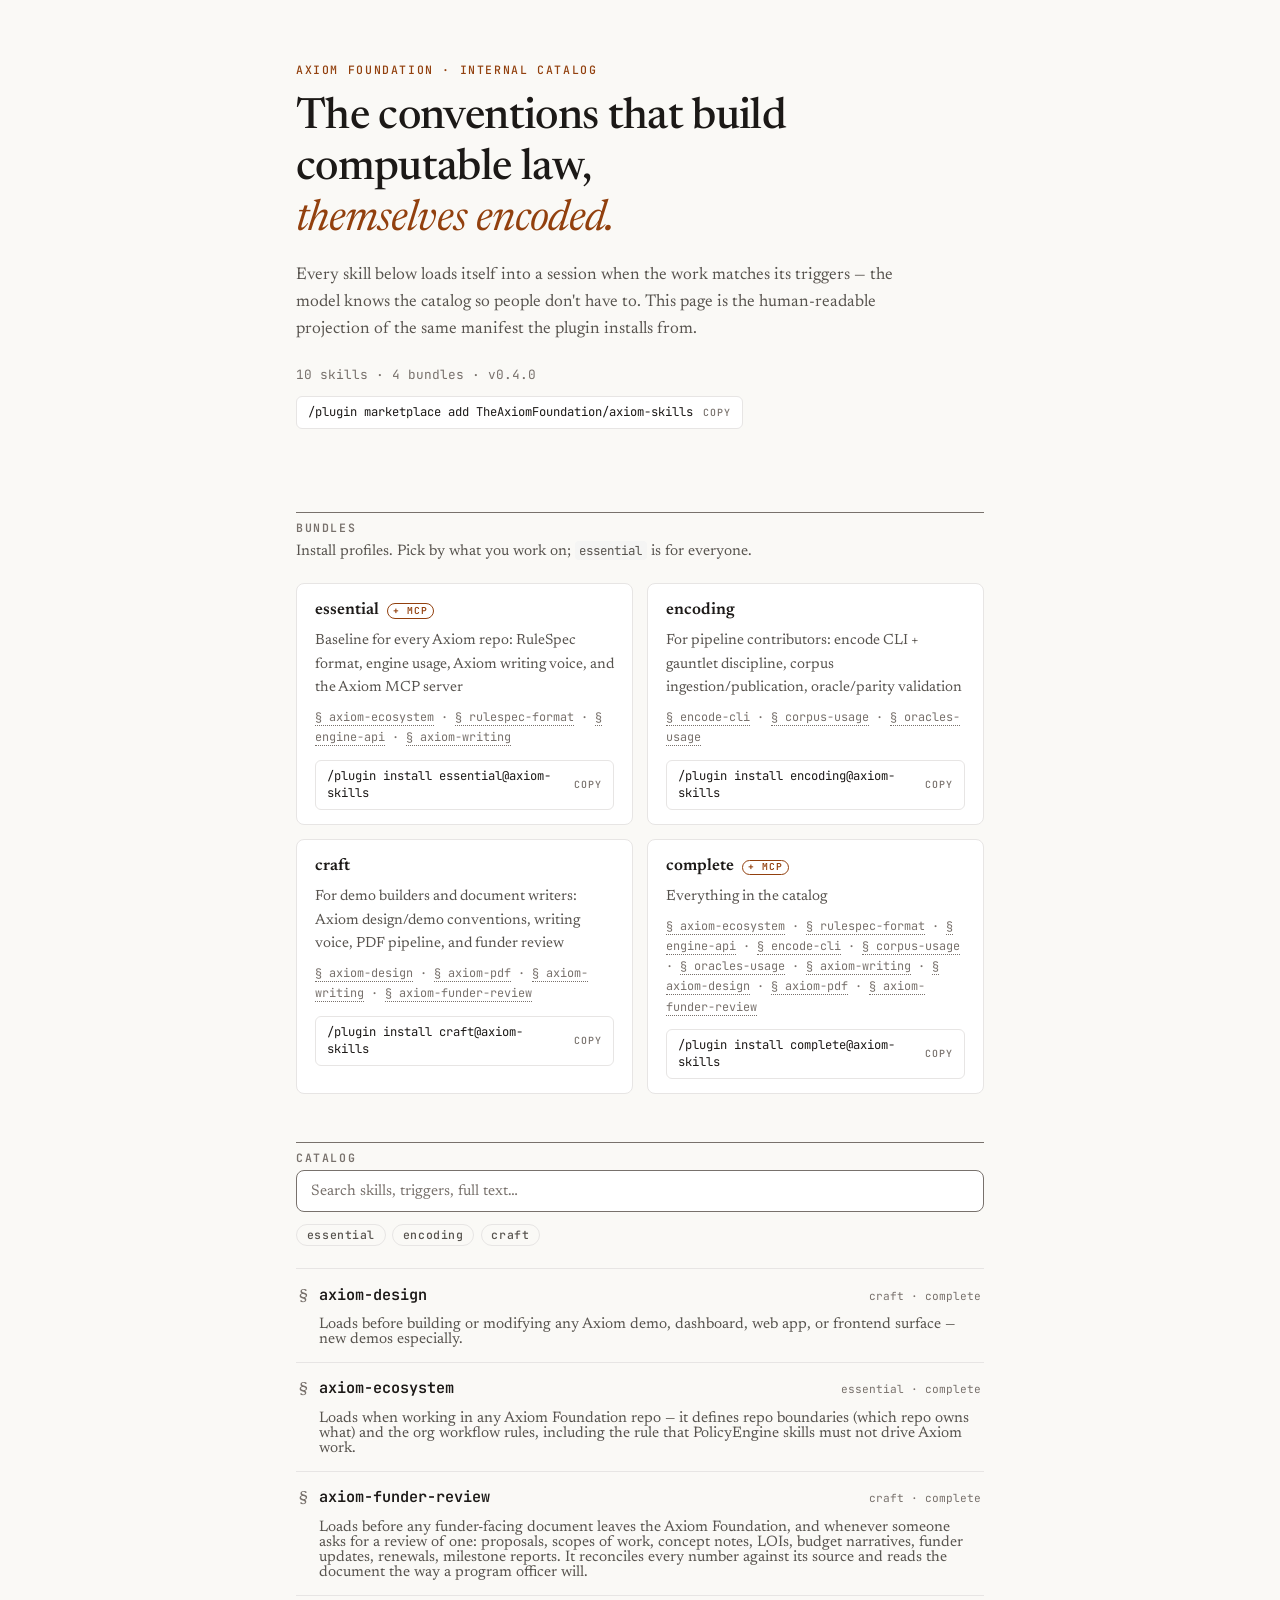
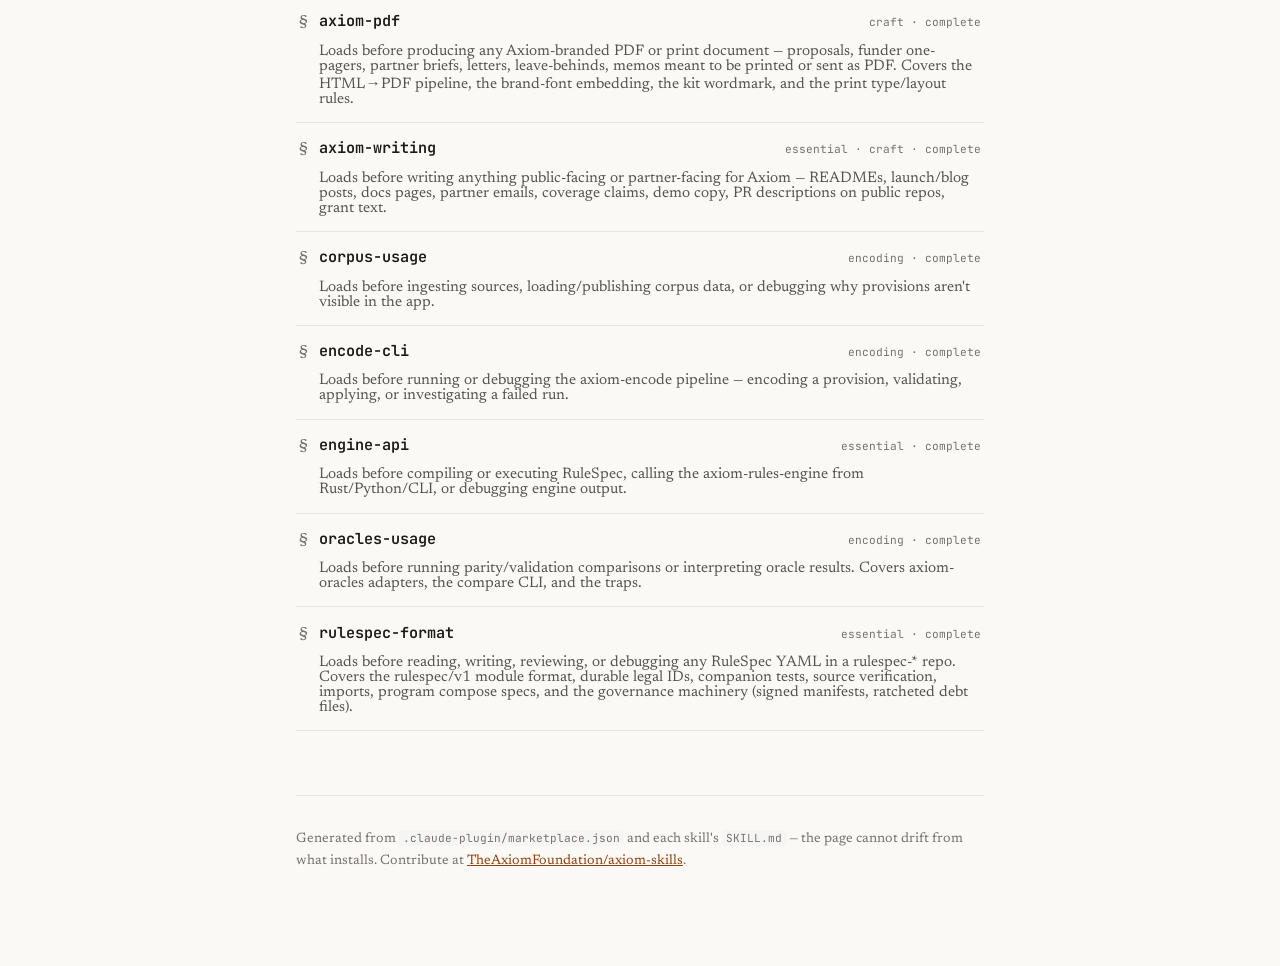
<file: dashboard/index.html>
<!doctype html>
<html lang="en">
<head>
  <meta charset="utf-8" />
  <meta name="viewport" content="width=device-width, initial-scale=1" />
  <title>Axiom Skills — the catalog</title>
  <meta name="description" content="Axiom Foundation's shared operating knowledge — encoded as skills, bundled, and loaded into every session." />
  <link rel="preconnect" href="https://fonts.googleapis.com" />
  <link rel="preconnect" href="https://fonts.gstatic.com" crossorigin />
  <link href="https://fonts.googleapis.com/css2?family=Newsreader:ital,opsz,wght@0,6..72,400..700;1,6..72,400..600&family=JetBrains+Mono:wght@400;500;600&display=swap" rel="stylesheet" />
  <link rel="stylesheet" href="styles.css" />
</head>
<body>
  <header class="masthead">
    <p class="eyebrow">Axiom Foundation · internal catalog</p>
    <h1>The conventions that build computable law,<br /><em>themselves encoded.</em></h1>
    <p class="lede">Every skill below loads itself into a session when the work matches its
      triggers — the model knows the catalog so people don't have to. This page is the
      human-readable projection of the same manifest the plugin installs from.</p>
    <div class="masthead-meta">
      <span id="counts" class="counts"></span>
      <button class="cmd" data-copy="/plugin marketplace add TheAxiomFoundation/axiom-skills">
        <code>/plugin marketplace add TheAxiomFoundation/axiom-skills</code><span class="copy-hint">copy</span>
      </button>
    </div>
  </header>

  <main>
    <section aria-labelledby="bundles-h">
      <h2 id="bundles-h"><span class="rule-label">Bundles</span></h2>
      <p class="section-note">Install profiles. Pick by what you work on; <code>essential</code> is for everyone.</p>
      <div id="bundles" class="bundles"></div>
    </section>

    <section aria-labelledby="catalog-h">
      <h2 id="catalog-h"><span class="rule-label">Catalog</span></h2>
      <div class="controls">
        <input id="search" type="search" placeholder="Search skills, triggers, full text…" aria-label="Search the catalog" />
        <div id="filters" class="filters" role="group" aria-label="Filter by bundle"></div>
      </div>
      <div id="skills" class="sections"></div>
    </section>
  </main>

  <footer>
    <p>Generated from <code>.claude-plugin/marketplace.json</code> and each skill's
      <code>SKILL.md</code> — the page cannot drift from what installs.
      Contribute at <a href="https://github.com/TheAxiomFoundation/axiom-skills">TheAxiomFoundation/axiom-skills</a>.</p>
  </footer>
  <script src="app.js"></script>
</body>
</html>
</file>
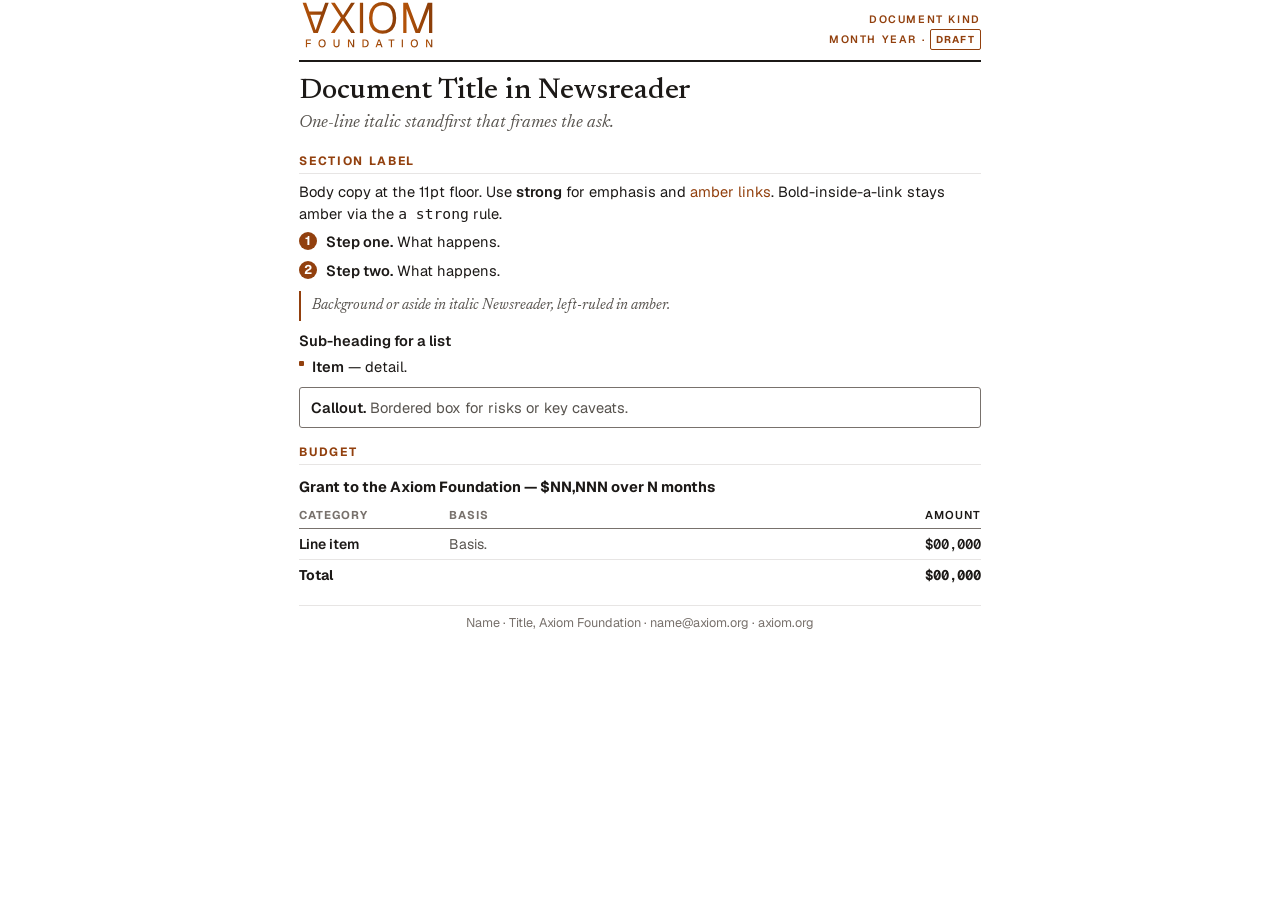
<file: skills/axiom-pdf/assets/template.html>
<!DOCTYPE html>
<html lang="en">
<head>
<meta charset="utf-8">
<title>DOCUMENT TITLE — Axiom Foundation</title>
<style>
@import url("fonts-embed.css");   /* embedded Geist / Geist Mono / Newsreader — keeps the PDF fallback-free */
  :root{
    --paper:#ffffff; --paperElevated:#ffffff;
    --ink:#1c1917; --inkSecondary:#57534e; --inkMuted:#78716c;
    --accent:#92400e; --accentHover:#7c2d12;
    --rule:#e7e5e4; --ruleStrong:#78716c;
    --success:#166534;
    --amber1:#b45309; --amber2:#8a3d08;
  }
  @page{ size:Letter; margin:0.6in 0.7in; }
  *{ box-sizing:border-box; }
  table,tr,.note,.risk,ol.steps>li,ul.asks>li{ break-inside:avoid; }
  h2,.budget-label,.subhead{ break-after:avoid; }
  .sig,hr{ break-before:avoid; }
  html,body{ margin:0; padding:0; }
  body{
    background:var(--paper); color:var(--ink);
    font-family:"Geist","Helvetica Neue",Helvetica,Arial,sans-serif;
    font-size:11pt; line-height:1.47; -webkit-font-smoothing:antialiased;
  }
  .wrap{ max-width:7.1in; margin:0 auto; }

  /* Masthead */
  .masthead{ display:flex; justify-content:space-between; align-items:flex-end;
    border-bottom:2px solid var(--ink); padding-bottom:10px; margin-bottom:14px; }
  .masthead .logo{ width:140px; height:auto; display:block; }
  .kicker{ text-align:right; font-size:8pt; letter-spacing:0.15em; text-transform:uppercase;
    color:var(--accent); font-weight:600; line-height:1.7; }

  h1{ font-family:"Newsreader",Georgia,"Times New Roman",serif;
    font-weight:500; font-size:22pt; line-height:1.08; letter-spacing:-0.01em;
    margin:2px 0 4px; color:var(--ink); }
  .dek{ font-family:"Newsreader",Georgia,serif; font-style:italic; font-size:13pt;
    color:var(--inkSecondary); margin:0 0 16px; }

  h2{ font-size:9pt; letter-spacing:0.14em; text-transform:uppercase; font-weight:700;
    color:var(--accent); margin:16px 0 7px; padding-bottom:3px;
    border-bottom:1px solid var(--rule); }

  p{ margin:0 0 7px; }
  strong{ font-weight:600; color:var(--ink); }
  a{ color:var(--accent); text-decoration:none; }
  a strong{ color:var(--accent); }
  em{ color:var(--inkSecondary); }
  .lead strong{ color:var(--ink); }

  ol.steps{ margin:0 0 7px; padding-left:0; list-style:none; counter-reset:step; }
  ol.steps>li{ counter-increment:step; position:relative; padding-left:27px; margin-bottom:7px; }
  ol.steps>li::before{ content:counter(step); position:absolute; left:0; top:1px;
    width:18px; height:18px; border-radius:50%; background:var(--accent); color:#fff;
    font-size:9.5pt; font-weight:700; display:flex; align-items:center; justify-content:center; }

  ul.asks{ margin:0 0 7px; padding-left:0; list-style:none; }
  ul.asks>li{ position:relative; padding-left:13px; margin-bottom:3px; }
  ul.asks>li::before{ content:""; position:absolute; left:0; top:5px; width:5px; height:5px;
    background:var(--accent); border-radius:1px; }

  .subhead{ font-weight:600; color:var(--ink); margin:8px 0 4px; }

  .note{ font-family:"Newsreader",Georgia,serif; font-style:italic; font-size:11pt;
    color:var(--inkSecondary); background:transparent; border-left:2px solid var(--accent);
    padding:5px 11px; margin:9px 0; line-height:1.42; }

  table{ width:100%; border-collapse:collapse; margin:5px 0 7px; font-size:10.5pt; }
  th{ text-align:left; font-size:8.5pt; letter-spacing:0.08em; text-transform:uppercase;
    color:var(--inkMuted); font-weight:700; border-bottom:1.5px solid var(--ruleStrong);
    padding:4px 8px 4px 0; }
  td{ padding:5px 8px 5px 0; border-bottom:1px solid var(--rule); vertical-align:top; color:var(--inkSecondary); }
  td:last-child,th:last-child{ text-align:right; white-space:nowrap; padding-right:0;
    font-variant-numeric:tabular-nums; color:var(--ink); font-weight:600; }
  tr.total td{ border-bottom:none; border-top:1.5px solid var(--ink); color:var(--ink);
    font-weight:700; padding-top:5px; }
  .amt{ font-family:"Geist Mono",ui-monospace,monospace; }
  .budget-label{ font-weight:700; color:var(--ink); font-size:11pt; margin:11px 0 3px; }

  .risk{ font-size:11pt; color:var(--inkSecondary); background:var(--paperElevated);
    border:1px solid var(--ruleStrong); border-radius:3px; padding:9px 11px; margin:9px 0; line-height:1.45; }

  .goes p{ margin-bottom:5px; }
  .goes strong{ color:var(--accent); }

  hr{ border:none; border-top:1px solid var(--rule); margin:14px 0 8px; }
  .sig{ font-size:9.5pt; color:var(--inkMuted); text-align:center; }
  .sig a{ color:var(--inkMuted); }
  .draft-tag{ display:inline-block; font-size:7.5pt; letter-spacing:0.12em; text-transform:uppercase;
    color:var(--accent); border:1px solid var(--accent); border-radius:2px; padding:1px 5px; font-weight:700; }
</style>
</head>
<body>
<div class="wrap">

  <!-- MASTHEAD: kit wordmark (never retype in a live font) + kicker -->
  <div class="masthead">
    <img src="axiom-full-w350-gradient.svg" class="logo" alt="Axiom Foundation">
    <div class="kicker">
      DOCUMENT KIND<br>MONTH YEAR · <span class="draft-tag">Draft</span>
    </div>
  </div>

  <h1>Document Title in Newsreader</h1>
  <p class="dek">One-line italic standfirst that frames the ask.</p>

  <!-- SECTION: amber uppercase label + 11pt Geist body -->
  <h2>Section Label</h2>
  <p>Body copy at the 11pt floor. Use <strong>strong</strong> for emphasis and <a href="https://axiom.org">amber links</a>. Bold-inside-a-link stays amber via the <code>a strong</code> rule.</p>

  <!-- Numbered steps with amber badges -->
  <ol class="steps">
    <li><strong>Step one.</strong> What happens.</li>
    <li><strong>Step two.</strong> What happens.</li>
  </ol>

  <!-- Italic serif aside / background note -->
  <p class="note">Background or aside in italic Newsreader, left-ruled in amber.</p>

  <!-- Bulleted asks/commitments -->
  <p class="subhead">Sub-heading for a list</p>
  <ul class="asks">
    <li><strong>Item</strong> — detail.</li>
  </ul>

  <!-- Bordered callout for risks / caveats -->
  <p class="risk"><strong>Callout.</strong> Bordered box for risks or key caveats.</p>

  <!-- Budget / data table with tabular mono figures in the right column -->
  <h2>Budget</h2>
  <p class="budget-label">Grant to the Axiom Foundation — $NN,NNN over N months</p>
  <table>
    <thead><tr><th style="width:22%">Category</th><th>Basis</th><th>Amount</th></tr></thead>
    <tbody>
      <tr><td style="color:var(--ink);font-weight:600">Line item</td><td>Basis.</td><td class="amt">$00,000</td></tr>
      <tr class="total"><td>Total</td><td></td><td class="amt">$00,000</td></tr>
    </tbody>
  </table>

  <hr>
  <p class="sig">Name · Title, Axiom Foundation · <a href="mailto:name@axiom.org">name@axiom.org</a> · <a href="https://axiom.org">axiom.org</a></p>

</div>
</body>
</html>
</file>
<file: dashboard/styles.css>
/* Axiom Foundation tokens — mirrors packages/ui/src/tokens (contrast-tested there). */
:root {
  --paper: #faf9f6;
  --paper-elevated: #ffffff;
  --ink: #1c1917;
  --ink-secondary: #57534e;
  --ink-muted: #78716c;
  --rule: #e7e5e4;
  --rule-subtle: #f5f5f4;
  --rule-strong: #78716c;
  --accent: #92400e;
  --accent-hover: #7c2d12;
  --accent-light: rgba(146, 64, 14, 0.06);
  --code-bg: #1c1917;
  --code-text: #e7e5e4;
  --ease-out: cubic-bezier(0.16, 1, 0.3, 1);
  --f-display: "Newsreader", Georgia, serif;
  --f-mono: "JetBrains Mono", ui-monospace, SFMono-Regular, monospace;
}
@media (prefers-color-scheme: dark) {
  :root {
    /* The site's .section-dark palette */
    --paper: #1c1917;
    --paper-elevated: #2a2622;
    --ink: #fafaf9;
    --ink-secondary: #d6d3d1;
    --ink-muted: #a8a29e;
    --rule: #44403c;
    --rule-subtle: #292524;
    --rule-strong: #78716c;
    --accent: #d97706;
    --accent-hover: #f59e0b;
    --accent-light: rgba(217, 119, 6, 0.12);
    --code-bg: #0e0d0b;
    --code-text: #e7e5e4;
  }
}

* { box-sizing: border-box; }
html { scroll-behavior: smooth; }
body {
  margin: 0 auto;
  max-width: 46rem;
  padding: 4rem 1.5rem 5rem;
  background: var(--paper);
  color: var(--ink);
  font-family: var(--f-display);
  font-size: 1.0625rem;
  line-height: 1.6;
}
::selection { background: var(--accent-light); color: var(--accent-hover); }
:focus-visible { outline: 2px solid var(--accent); outline-offset: 2px; }

/* ── Masthead ── */
.eyebrow {
  font: 500 0.72rem/1 var(--f-mono);
  letter-spacing: 0.14em;
  text-transform: uppercase;
  color: var(--accent);
  margin: 0 0 1.1rem;
}
h1 {
  font: 500 clamp(1.9rem, 5.5vw, 2.7rem)/1.18 var(--f-display);
  font-optical-sizing: auto;
  letter-spacing: -0.015em;
  margin: 0 0 1rem;
}
h1 em { font-style: italic; font-weight: 400; color: var(--accent); }
.lede {
  color: var(--ink-secondary);
  font-size: 1.0625rem;
  max-width: 40rem;
  margin: 0 0 1.6rem;
}
.masthead-meta {
  display: flex; flex-wrap: wrap; align-items: center; gap: 0.9rem 1.25rem;
  padding-bottom: 2.2rem;
}
.counts { font: 400 0.8rem/1 var(--f-mono); color: var(--ink-muted); }

/* copyable command chips */
.cmd {
  display: inline-flex; align-items: center; gap: 0.6rem;
  border: 1px solid var(--rule); border-radius: 6px;
  background: var(--paper-elevated);
  padding: 0.42rem 0.7rem;
  cursor: pointer; color: inherit;
  font-family: var(--f-mono);
  transition: border-color 200ms var(--ease-out), background 200ms var(--ease-out);
  max-width: 100%;
}
.cmd code { font: 400 0.76rem/1.4 var(--f-mono); overflow-wrap: anywhere; text-align: left; }
.cmd .copy-hint {
  font: 500 0.62rem/1 var(--f-mono); letter-spacing: 0.1em; text-transform: uppercase;
  color: var(--ink-muted); flex-shrink: 0;
}
.cmd:hover { border-color: var(--accent); }
.cmd:hover .copy-hint { color: var(--accent); }
.cmd.copied .copy-hint { color: var(--accent); }

/* ── Section headers as ruled labels ── */
h2 { margin: 3rem 0 0.4rem; font-size: 1rem; }
.rule-label {
  display: block;
  font: 600 0.72rem/1 var(--f-mono);
  letter-spacing: 0.14em; text-transform: uppercase;
  color: var(--ink-muted);
  border-top: 1px solid var(--rule-strong);
  padding-top: 0.55rem;
}
.section-note { color: var(--ink-secondary); font-size: 0.95rem; margin: 0.2rem 0 1.2rem; }
.section-note code, .lede code, footer code {
  font: 400 0.82em var(--f-mono);
  background: var(--rule-subtle); border-radius: 4px; padding: 0.08em 0.35em;
}

/* ── Bundles ── */
.bundles { display: grid; grid-template-columns: repeat(auto-fill, minmax(19rem, 1fr)); gap: 0.9rem; }
.bundle {
  border: 1px solid var(--rule); border-radius: 8px;
  background: var(--paper-elevated);
  padding: 1rem 1.1rem 0.9rem;
  display: flex; flex-direction: column; gap: 0.45rem;
}
.bundle h3 { margin: 0; font: 600 1.05rem/1.3 var(--f-display); display: flex; align-items: baseline; gap: 0.5rem; }
.bundle .mcp-badge {
  font: 600 0.6rem/1 var(--f-mono); letter-spacing: 0.1em; text-transform: uppercase;
  color: var(--accent); border: 1px solid currentColor; border-radius: 999px;
  padding: 0.18em 0.55em;
}
.bundle p { margin: 0; color: var(--ink-secondary); font-size: 0.92rem; }
.bundle .members { font: 400 0.74rem/1.7 var(--f-mono); color: var(--ink-muted); }
.bundle .members a { color: inherit; text-decoration: none; border-bottom: 1px dotted var(--rule-strong); }
.bundle .members a:hover { color: var(--accent); border-bottom-color: var(--accent); }
.bundle .cmd { margin-top: 0.35rem; align-self: flex-start; }

/* ── Controls ── */
.controls { display: flex; flex-direction: column; gap: 0.7rem; margin-bottom: 1.4rem; }
#search {
  width: 100%;
  border: 1px solid var(--rule-strong); border-radius: 8px;
  background: var(--paper-elevated); color: var(--ink);
  font: 400 0.95rem/1.4 var(--f-display);
  padding: 0.6rem 0.85rem;
}
#search::placeholder { color: var(--ink-muted); }
.filters { display: flex; flex-wrap: wrap; gap: 0.4rem; }
.filter {
  border: 1px solid var(--rule); border-radius: 999px;
  background: transparent; color: var(--ink-secondary);
  font: 500 0.72rem/1 var(--f-mono); letter-spacing: 0.05em;
  padding: 0.38em 0.85em; cursor: pointer;
  transition: all 180ms var(--ease-out);
}
.filter:hover { border-color: var(--accent); color: var(--accent); }
.filter[aria-pressed="true"] { background: var(--accent); border-color: var(--accent); color: var(--paper); }

/* ── The catalog: skills as statute sections ── */
.sections { border-top: 1px solid var(--rule); }
.skill { border-bottom: 1px solid var(--rule); }
.skill-head {
  width: 100%; text-align: left; background: none; border: none; color: inherit;
  display: grid; grid-template-columns: auto 1fr auto; align-items: baseline; gap: 0.7rem;
  padding: 0.95rem 0.2rem; cursor: pointer;
  font-family: var(--f-display);
}
.skill-head:hover .silcrow { color: var(--accent); }
.skill-head:hover .skill-name { color: var(--accent-hover); }
.silcrow {
  font: 500 1rem/1 var(--f-display); color: var(--ink-muted);
  transition: color 180ms var(--ease-out);
}
.skill-name { font: 600 0.95rem/1.3 var(--f-mono); transition: color 180ms var(--ease-out); }
.skill-cite { font: 400 0.7rem/1.4 var(--f-mono); color: var(--ink-muted); text-align: right; }
.skill-summary {
  grid-column: 2 / 4;
  margin: 0.1rem 0 0; color: var(--ink-secondary); font-size: 0.95rem;
}
.skill-body {
  overflow: hidden; max-height: 0; opacity: 0;
  transition: max-height 420ms var(--ease-out), opacity 300ms var(--ease-out);
}
.skill.open .skill-body { opacity: 1; }
.skill-body-inner {
  padding: 0.2rem 0.2rem 1.6rem;
  border-top: 1px dashed var(--rule);
  margin: 0 0.2rem;
}
.triggers { margin: 1rem 0 0.4rem; display: flex; flex-wrap: wrap; gap: 0.35rem; }
.triggers-label {
  font: 600 0.62rem/1.8 var(--f-mono); letter-spacing: 0.12em; text-transform: uppercase;
  color: var(--ink-muted); width: 100%;
}
.trigger {
  font: 400 0.72rem/1 var(--f-mono); color: var(--accent);
  background: var(--accent-light); border-radius: 4px; padding: 0.3em 0.55em;
}

/* rendered SKILL.md */
.md { font-size: 0.98rem; }
.md h1 { font: 600 1.3rem/1.3 var(--f-display); letter-spacing: normal; margin: 1.4rem 0 0.5rem; }
.md h2 { font: 600 1.08rem/1.3 var(--f-display); margin: 1.5rem 0 0.4rem; border: none; }
.md h3 { font: 600 0.98rem/1.3 var(--f-display); margin: 1.2rem 0 0.3rem; }
.md p { margin: 0.5rem 0; color: var(--ink); }
.md strong { font-weight: 600; }
.md a { color: var(--accent); }
.md ul, .md ol { margin: 0.5rem 0; padding-left: 1.4rem; }
.md li { margin: 0.25rem 0; }
.md code {
  font: 400 0.84em var(--f-mono);
  background: var(--rule-subtle); border-radius: 4px; padding: 0.08em 0.35em;
}
.md pre {
  background: var(--code-bg); color: var(--code-text);
  border-radius: 8px; padding: 0.9rem 1.1rem; overflow-x: auto;
  font: 400 0.8rem/1.55 var(--f-mono);
  margin: 0.7rem 0;
}
.md pre code { background: none; padding: 0; font-size: inherit; }
.md table { border-collapse: collapse; width: 100%; margin: 0.7rem 0; font-size: 0.88rem; display: block; overflow-x: auto; }
.md th, .md td { border: 1px solid var(--rule); padding: 0.4rem 0.6rem; text-align: left; vertical-align: top; }
.md th { font: 600 0.72rem/1.4 var(--f-mono); letter-spacing: 0.05em; text-transform: uppercase; color: var(--ink-secondary); background: var(--rule-subtle); }
.md blockquote { border-left: 3px solid var(--accent); margin: 0.7rem 0; padding: 0.1rem 0 0.1rem 1rem; color: var(--ink-secondary); font-style: italic; }

.empty { color: var(--ink-muted); padding: 1.5rem 0.2rem; font-style: italic; }

footer { margin-top: 4rem; border-top: 1px solid var(--rule); padding-top: 1.2rem; }
footer p { color: var(--ink-muted); font-size: 0.85rem; }
footer a { color: var(--accent); }

@media (max-width: 560px) {
  body { padding-top: 2.5rem; }
  .skill-head { grid-template-columns: auto 1fr; }
  .skill-cite { display: none; }
  .skill-summary { grid-column: 2 / 3; }
}
@media (prefers-reduced-motion: reduce) {
  html { scroll-behavior: auto; }
  .skill-body, .filter, .cmd, .silcrow, .skill-name { transition: none; }
}
</file>
